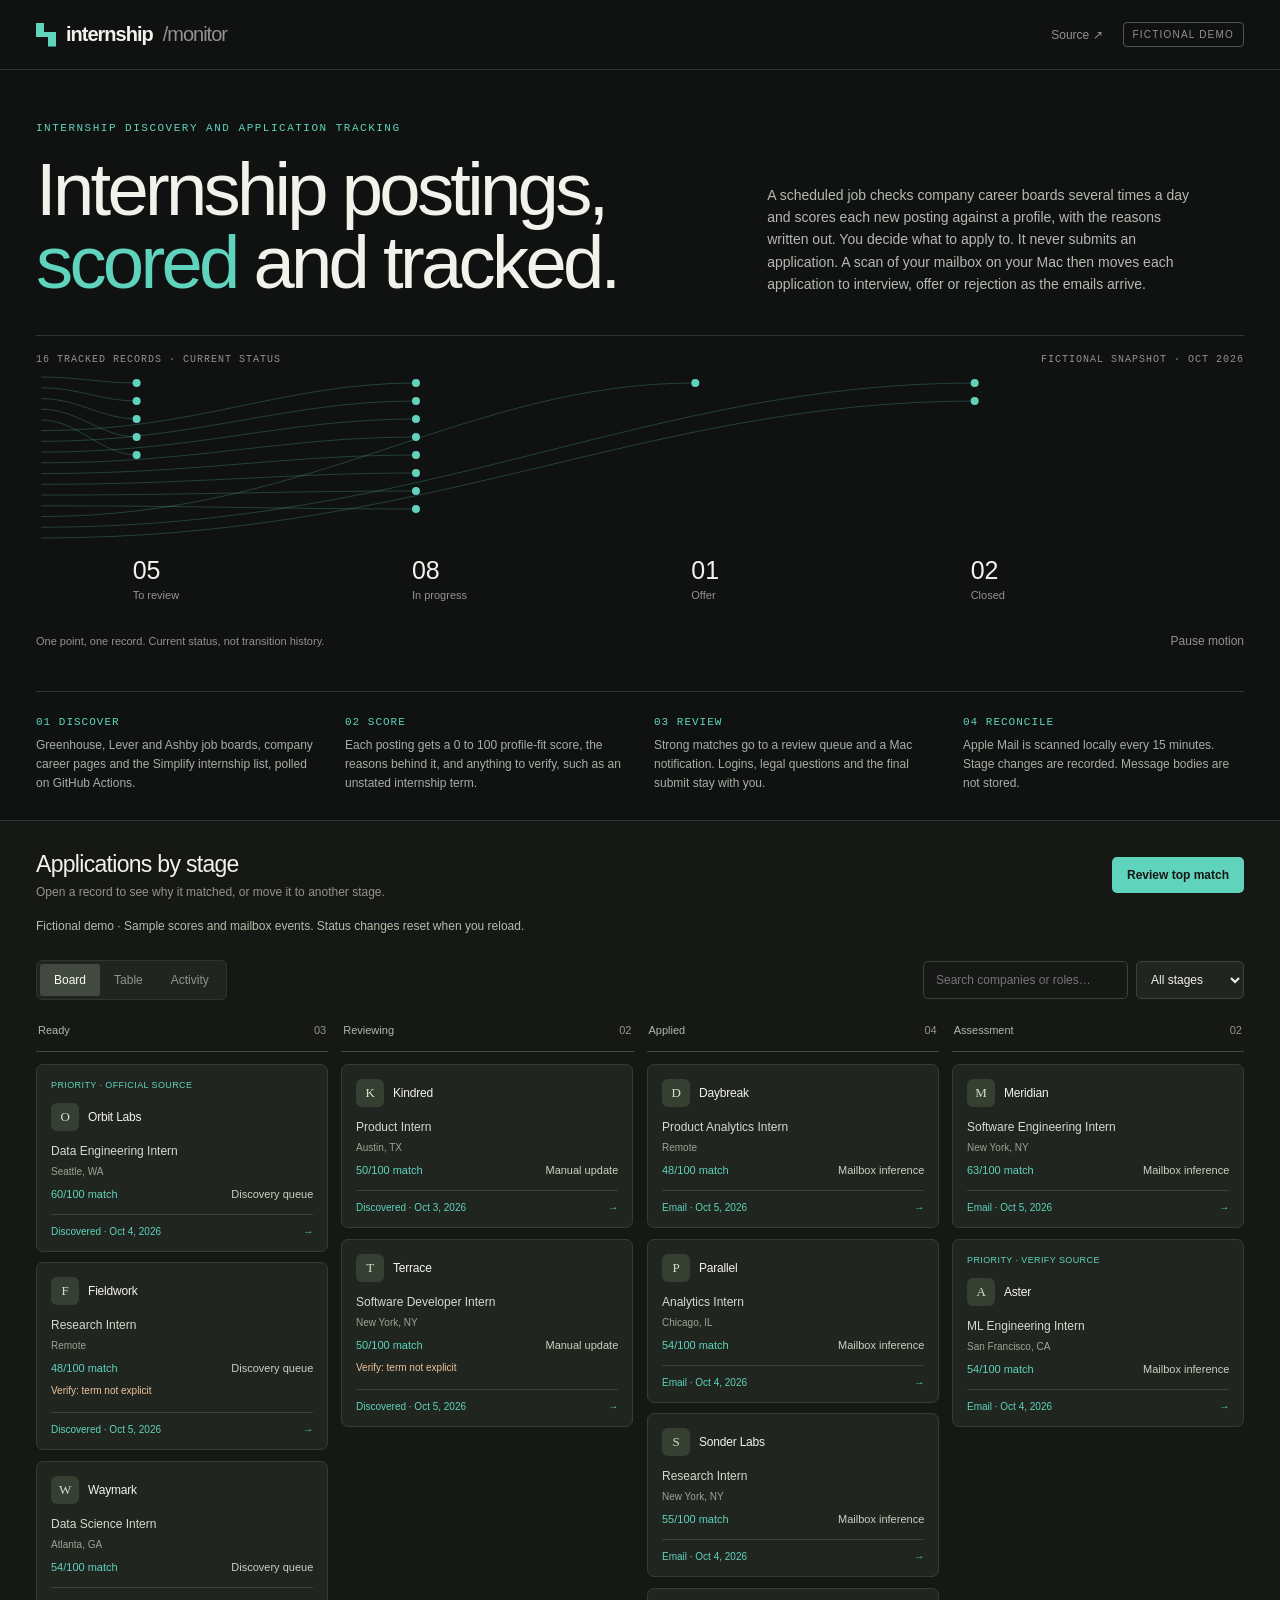
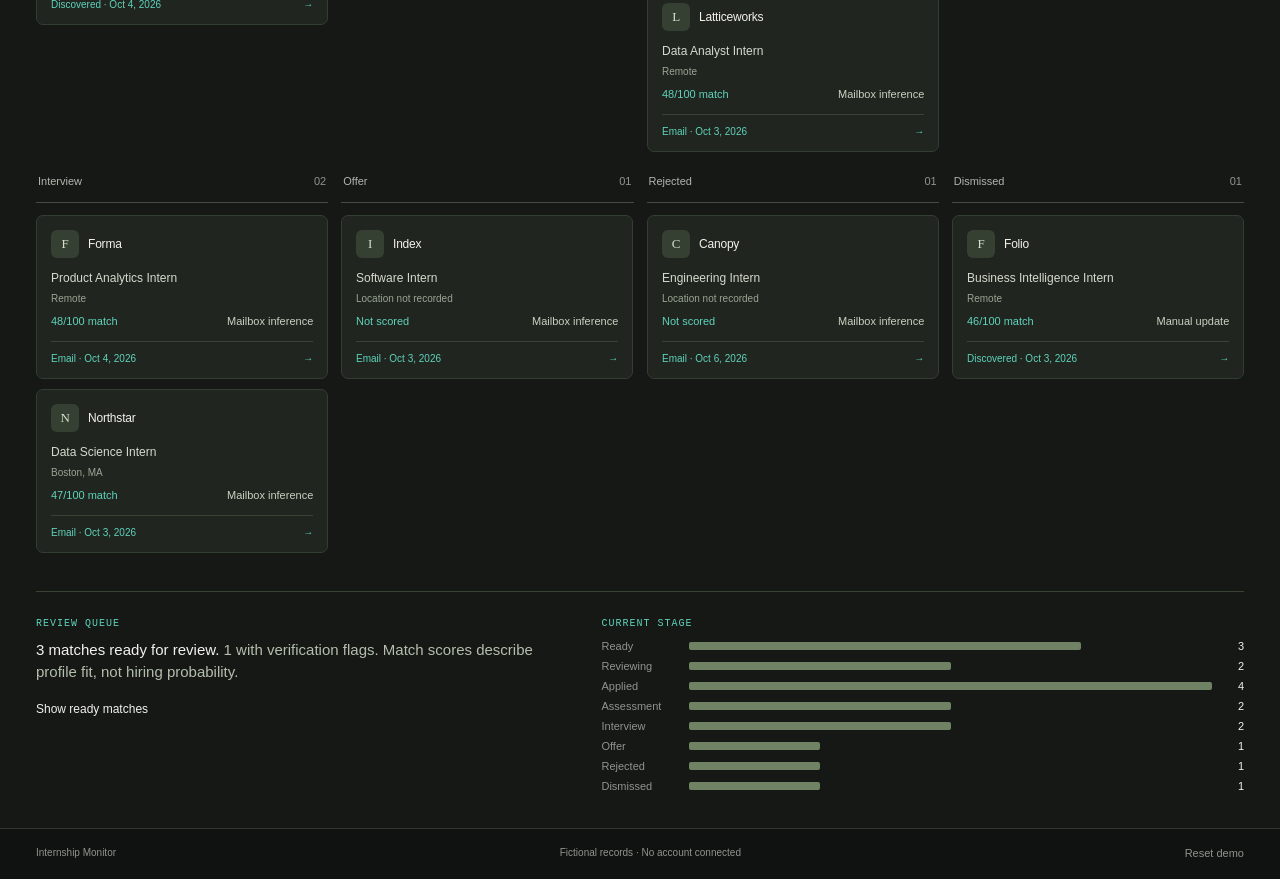
<file: web/index.html>
<!doctype html>
<html lang="en">
<head>
<meta charset="utf-8">
<meta name="viewport" content="width=device-width, initial-scale=1">
<meta name="description" content="An interactive internship discovery and application tracker. Explore a fictional demo of scored matches, application stages and mailbox reconciliation.">
<meta name="color-scheme" content="dark">
<title>Internship Monitor</title>
<link rel="icon" href="assets/favicon.svg" type="image/svg+xml">
<link rel="stylesheet" href="assets/app.css">
<script src="bootstrap.js"></script>
<script src="assets/app.js" type="module"></script>
</head>
<body>
<main id="tracker">
<div class="shell">
<header class="topbar"><a class="brand" href="#"><span class="brandmark" aria-hidden="true"></span>internship<span class="brandsecondary">/monitor</span></a><div class="topnav"><a href="https://github.com/iamjeshurun/internship-monitor" target="_blank" rel="noopener noreferrer">Source ↗</a><span class="demo" id="mode-label">Loading</span></div></header>
<section class="hero" aria-labelledby="hero-title"><div class="eyebrow">Internship discovery and application tracking</div><div class="herohead"><h1 id="hero-title">Internship postings, <span>scored</span> and tracked.</h1><p class="intro">A scheduled job checks company career boards several times a day and scores each new posting against a profile, with the reasons written out. You decide what to apply to. It never submits an application. A scan of your mailbox on your Mac then moves each application to interview, offer or rejection as the emails arrive.</p></div>
<div class="journey"><div class="journeyhead"><span id="record-count">LOADING YOUR WORKSPACE</span><span id="snapshot-label"></span></div><svg class="flow" role="img" aria-label="Current-stage map"></svg><div class="stagecaptions"></div></div>
<div class="herofoot"><span id="journey-note">Current status, not transition history.</span><button class="ghost" id="motion-toggle" aria-pressed="false">Pause motion</button></div>
<ol class="steps" aria-label="How it works">
<li><b>01 Discover</b>Greenhouse, Lever and Ashby job boards, company career pages and the Simplify internship list, polled on GitHub Actions.</li>
<li><b>02 Score</b>Each posting gets a 0 to 100 profile-fit score, the reasons behind it, and anything to verify, such as an unstated internship term.</li>
<li><b>03 Review</b>Strong matches go to a review queue and a Mac notification. Logins, legal questions and the final submit stay with you.</li>
<li><b>04 Reconcile</b>Apple Mail is scanned locally every 15 minutes. Stage changes are recorded. Message bodies are not stored.</li>
</ol></section>
<section class="workspace" aria-labelledby="workspace-title"><div class="workhead"><div><h2 id="workspace-title">Applications by stage</h2><p class="subtitle">Open a record to see why it matched, or move it to another stage.</p></div><button class="primary" id="review-top" disabled>Review top match</button></div>
<div class="service" id="service-status" role="status"></div><div class="service warning" id="service-warnings" hidden></div><div class="error-message" id="load-error" role="alert" hidden></div>
<div class="toolbar"><div class="tabs" aria-label="Application view"><button data-view="board" aria-pressed="true">Board</button><button data-view="table" aria-pressed="false">Table</button><button data-view="activity" aria-pressed="false">Activity</button></div><div class="filters"><label class="sr" for="search">Search companies or roles</label><input id="search" type="search" placeholder="Search companies or roles…"><label class="sr" for="stage-filter">Filter stage</label><select id="stage-filter"><option value="">All stages</option></select></div></div>
<button class="filterchip" id="group-filter" hidden></button><div class="content" aria-busy="true"><div class="empty">Loading records…</div></div>
<div class="insight"><div><label>REVIEW QUEUE</label><p class="signal"></p><button class="ghost" id="review-ready">Show ready matches</button></div><div><label>CURRENT STAGE</label><div class="bars" role="img" aria-label="Application counts by current stage"></div></div></div>
</section>
<footer class="footer"><span>Internship Monitor</span><span id="footer-mode">Loading workspace</span><button class="ghost" id="reset-demo" hidden>Reset demo</button><button class="ghost" id="refresh-data" hidden>Refresh records</button></footer>
</div>
<dialog class="drawer" id="details" aria-labelledby="detail-title"></dialog>
<div class="sr" aria-live="polite" id="announce"></div>
<noscript><p>This interactive tracker requires JavaScript. The <a href="https://github.com/iamjeshurun/internship-monitor">source repository</a> documents the discovery and tracking pipeline.</p></noscript>
</main>
</body>
</html>
</file>
<file: web/assets/app.css>
#tracker{--ink:#f3f1ec;--muted:#92938e;--accent:#5fd3bc;--ground:#101211;--panel:#191c1a;--line:#303530;color:var(--ink);font-family:Arial,Helvetica,sans-serif;background:transparent;container-type:inline-size}#tracker *{box-sizing:border-box}#tracker button,#tracker input{font:inherit}#tracker button{color:inherit;cursor:pointer}#tracker button:focus-visible,#tracker input:focus-visible{outline:2px solid var(--accent);outline-offset:4px}#tracker .shell{background:var(--ground);max-width:1440px;margin:auto;overflow:hidden;position:relative;border:1px solid var(--line);transition:max-width .65s cubic-bezier(.22,1,.36,1);container-type:inline-size}#tracker .topbar{display:flex;align-items:center;justify-content:space-between;padding:22px 36px;border-bottom:1px solid var(--line);gap:15px}#tracker .brand{font-size:20px;font-weight:700;letter-spacing:-1px;display:flex;align-items:center;gap:10px}#tracker .brandmark{width:20px;height:24px;background:var(--accent);clip-path:polygon(0 0,40% 0,40% 40%,100% 40%,100% 100%,60% 100%,60% 60%,0 60%)}#tracker .topnav{display:flex;align-items:center;gap:20px;font-size:12px;color:var(--muted)}#tracker .demo{border:1px solid #50564f;padding:6px 9px;border-radius:4px;font-size:10px;letter-spacing:1.2px;text-transform:uppercase;white-space:nowrap}#tracker .hero{padding:52px 36px 28px;position:relative}#tracker .eyebrow{font:11px monospace;letter-spacing:1.5px;color:var(--accent);text-transform:uppercase;margin-bottom:20px}#tracker .herohead{display:grid;grid-template-columns:1.45fr 1fr;gap:40px;align-items:end}#tracker h1{font-size:clamp(44px,5.8cqw,80px);font-weight:500;line-height:.98;letter-spacing:-.05em;margin:0}#tracker h1 span{color:var(--accent)}#tracker .intro{font-size:14px;color:#b6b9b1;line-height:1.6;max-width:430px;margin:0 0 4px}#tracker .herofoot{display:flex;align-items:center;justify-content:space-between;gap:15px;margin-top:18px;color:var(--muted);font-size:11px}#tracker .ghost{border:0;background:transparent;padding:9px 0;font-size:12px}#tracker .ghost:hover{color:var(--accent)}#tracker .journey{margin-top:36px;border-top:1px solid var(--line);padding-top:18px}#tracker .journeyhead{display:flex;justify-content:space-between;font:10px monospace;color:var(--muted);letter-spacing:1px}#tracker .flow{display:block;width:100%;height:180px;overflow:visible}#tracker .flow path{fill:none;stroke:var(--accent);stroke-width:1;opacity:.24}#tracker .flow circle{fill:var(--accent)}#tracker .stagecaptions{display:grid;grid-template-columns:repeat(4,1fr);padding:0 0 0 8%;gap:6px}#tracker .stagecaptions button{text-align:left;background:none;border:0;padding:6px 0;color:var(--muted);font-size:11px}#tracker .stagecaptions b{display:block;font-size:25px;font-weight:400;color:var(--ink);margin-bottom:4px}#tracker .workspace{padding:30px 36px 36px;border-top:1px solid var(--line);background:#151815;position:relative;min-height:590px}#tracker .workhead{display:flex;align-items:center;justify-content:space-between;gap:16px}#tracker h2{font-size:23px;font-weight:500;letter-spacing:-.7px;margin:0}#tracker .subtitle{font-size:12px;color:var(--muted);margin:7px 0 0}#tracker .primary{background:var(--accent);color:#181612;border:0;border-radius:5px;padding:11px 15px;font-size:12px;font-weight:600}#tracker .toolbar{display:flex;align-items:center;justify-content:space-between;gap:12px;margin:24px 0}#tracker .tabs{display:flex;background:#202520;border:1px solid var(--line);border-radius:6px;padding:3px}#tracker .tabs button{border:0;background:transparent;padding:9px 14px;border-radius:3px;color:var(--muted);font-size:12px;transition:background .2s,color .2s}#tracker .tabs button[aria-pressed=true]{background:#414940;color:#faf9f3}#tracker input{background:transparent;border:1px solid #3b433b;border-radius:5px;padding:10px 12px;color:var(--ink);width:205px;font-size:12px}#tracker .content{position:relative}#tracker .board{display:grid;grid-template-columns:repeat(4,minmax(0,1fr));gap:13px}#tracker .lane{min-width:0}#tracker .lanehead{display:flex;justify-content:space-between;font-size:11px;color:#b0b7ac;padding:0 2px 15px;border-bottom:1px solid #424c41;margin-bottom:12px}#tracker .lanehead span:last-child{color:var(--muted)}#tracker .job{display:block;width:100%;background:#20251f;border:1px solid #333e32;border-radius:7px;text-align:left;padding:14px;margin-bottom:10px;position:relative;transition:border-color .2s,background .2s;will-change:transform}#tracker .job:hover{background:#283027;border-color:#75806d}#tracker .company{display:flex;align-items:center;gap:9px;font-size:12px;font-weight:500;letter-spacing:-.2px}#tracker .monogram{display:inline-grid;place-items:center;flex:0 0 28px;width:28px;height:28px;border-radius:6px;background:#354032;color:#d6dece;font:13px Georgia,serif}#tracker .role{font-size:12px;line-height:1.45;margin:12px 0 6px;color:#d5dace}#tracker .location{font-size:10px;color:#9aa594}#tracker .next{font-size:10px;color:var(--accent);border-top:1px solid #384433;padding-top:11px;margin-top:14px;display:flex;justify-content:space-between;gap:5px}#tracker .table{display:flex;flex-direction:column;gap:0}#tracker .table .job{display:grid;grid-template-columns:1fr 1fr .7fr 1fr;align-items:center;gap:12px;border-width:0 0 1px;border-radius:0;margin:0;padding:15px 8px;background:transparent}#tracker .table .role,#tracker .table .next{margin:0;padding:0;border:0}#tracker .empty{padding:40px 10px;color:var(--muted);font-size:13px}#tracker .insight{margin-top:27px;border-top:1px solid #394335;padding-top:20px;display:grid;grid-template-columns:1fr 1.2fr;gap:30px}#tracker .insight label{font:10px monospace;color:var(--accent);letter-spacing:1px}#tracker .insight p{font-size:15px;line-height:1.5;color:#b4beac;margin:9px 0}#tracker .insight b{font-weight:500;color:var(--ink)}#tracker .bars{display:grid;gap:5px;margin-top:10px}#tracker .barrow{display:grid;grid-template-columns:78px 1fr 22px;align-items:center;gap:10px;font-size:11px;color:var(--muted)}#tracker .barrow i{display:block;height:8px;min-width:2px;border-radius:2px;background:#6f8364;transition:width .5s cubic-bezier(.22,1,.36,1)}#tracker .barrow b{font-weight:400;color:var(--ink);text-align:right}#tracker .steps{list-style:none;margin:34px 0 0;padding:24px 0 0;border-top:1px solid var(--line);display:grid;grid-template-columns:repeat(4,minmax(0,1fr));gap:28px}#tracker .steps li{font-size:12px;line-height:1.55;color:#a9ada4}#tracker .steps b{display:block;font:11px monospace;letter-spacing:1px;text-transform:uppercase;color:var(--accent);margin-bottom:8px}#tracker .footer{display:flex;justify-content:space-between;gap:15px;border-top:1px solid var(--line);padding:18px 36px;font-size:10px;color:var(--muted)}#tracker .drawer{background:#252d23;border:1px solid #626e58;width:385px;max-width:100%;padding:27px;border-radius:9px;box-shadow:0 24px 80px #0008}#tracker .drawerhead{display:flex;justify-content:space-between;align-items:center}#tracker .close{width:36px;height:36px;font-size:23px;background:none;border:1px solid #4f5c47;border-radius:5px}#tracker .drawer h3{font-size:27px;line-height:1.12;letter-spacing:-1px;font-weight:500;margin:28px 0 9px}#tracker .drawer dl{display:grid;grid-template-columns:1fr 1fr;gap:15px;font-size:12px;margin:28px 0}#tracker .drawer dt{color:#9fab95}#tracker .drawer dd{margin:0;text-align:right}#tracker .event{border-left:1px solid #617051;padding:0 0 23px 18px;font-size:12px;line-height:1.5;position:relative}#tracker .event:before{content:'';position:absolute;left:-4px;top:5px;width:7px;height:7px;border-radius:50%;background:var(--accent)}#tracker .event small{display:block;color:#9fab95;margin-top:5px}#tracker .drawer .primary{width:100%;margin-top:15px}#tracker .notice{color:var(--muted);font-size:11px;line-height:1.5;margin-top:18px}#tracker .filterchip{border:1px solid #6e795f;background:#35422d;border-radius:20px;padding:7px 12px;font-size:11px;margin-bottom:17px}#tracker .filterchip[hidden]{display:none}#tracker .sr{position:absolute;width:1px;height:1px;overflow:hidden;clip-path:inset(50%)}@container(max-width:650px){#tracker .topbar{padding:20px;flex-wrap:wrap}#tracker .hero{padding:36px 20px 23px}#tracker .herohead{grid-template-columns:1fr;gap:20px}#tracker h1{font-size:44px}#tracker .steps{grid-template-columns:1fr 1fr;gap:20px 16px;margin-top:26px}#tracker .intro{font-size:13px;max-width:280px}#tracker .flow{height:135px}#tracker .journey{margin-top:27px}#tracker .journeyhead{font-size:9px;letter-spacing:.3px}#tracker .stagecaptions b{font-size:22px}#tracker .stagecaptions button{font-size:10px}#tracker .herofoot{align-items:start;line-height:1.5}#tracker .workspace{padding:25px 18px}#tracker .workhead{align-items:start}#tracker h2{font-size:22px}#tracker .workhead .primary{padding:10px;font-size:11px}#tracker .toolbar{align-items:stretch;flex-direction:column;margin:19px 0}#tracker .tabs button{flex:1;padding:10px}#tracker input{width:100%;font-size:16px}#tracker .board{grid-template-columns:1fr 1fr;gap:17px 10px}#tracker .job{padding:11px}#tracker .company{font-size:11px;gap:6px}#tracker .monogram{flex-basis:23px;width:23px;height:23px}#tracker .role{font-size:11px}#tracker .next{font-size:10px;flex-wrap:wrap}#tracker .table .job{grid-template-columns:1fr 1fr;gap:10px}#tracker .insight{grid-template-columns:1fr;gap:12px}#tracker .footer{padding:18px;flex-direction:column;gap:6px}#tracker .drawer{padding:22px}}@media(prefers-reduced-motion:reduce){#tracker *,#tracker *:before{animation:none!important;transition:none!important;scroll-behavior:auto!important}}

#tracker .scoreline{display:flex;justify-content:space-between;gap:6px;margin-top:11px;font-size:11px;color:#c8d1c0}#tracker .scoreline strong{font-weight:500;color:var(--accent)}#tracker .flag{font-size:10px;color:#efc39b;margin-top:9px;line-height:1.5}#tracker .prioritytag{font-size:9px;color:var(--accent);letter-spacing:.4px;margin-bottom:10px}#tracker .table .job{grid-template-columns:1.1fr 1.2fr .8fr .8fr 1fr}#tracker .table .prioritytag,#tracker .table .flag{display:none}#tracker .table .scoreline{margin:0;flex-direction:column}#tracker .activityrow{display:grid;grid-template-columns:90px 1fr 100px;gap:15px;align-items:center;border-bottom:1px solid #394335;padding:15px 0}#tracker .activityrow button{text-align:left;background:none;border:0;padding:5px;color:var(--ink)}#tracker .activityrow small{display:block;font-size:11px;color:var(--muted);margin-top:6px}#tracker .activityrow time,#tracker .activityrow .eventstage{font-size:11px;color:#a9b49e}#tracker .activitynote{font-size:12px;color:var(--muted);line-height:1.5;margin:0 0 17px}#tracker .drawer label{display:block;font-size:11px;color:#afbaa3;margin:20px 0 7px}#tracker .drawer select{width:100%;padding:11px;border:1px solid #68765d;border-radius:5px;background:#303b2b;color:var(--ink);font:14px Arial}#tracker .drawer ul{padding-left:17px;font-size:12px;line-height:1.6;color:#c8d1c0}#tracker .drawer h4{font-size:12px;font-weight:500;margin:22px 0 13px}#tracker .drawer .event{padding-bottom:16px}#tracker .drawer .notice{font-size:11px}#tracker .drawer{width:425px}#tracker .recordbutton{font-size:12px;line-height:1.5}#tracker .brand{flex-wrap:wrap}@container(max-width:650px){#tracker .table .job{grid-template-columns:1fr 1fr}#tracker .table .scoreline{flex-direction:row}#tracker .activityrow{grid-template-columns:60px 1fr;gap:8px}#tracker .activityrow .eventstage{grid-column:2}#tracker .prioritytag{font-size:10px}#tracker .location,#tracker .next{font-size:11px}}
html{background:#101211;color-scheme:dark;scroll-behavior:smooth}body{margin:0}#tracker{max-width:1440px;margin:auto}#tracker .shell{border:0}#tracker .brand{text-decoration:none;color:var(--ink)}#tracker .brandsecondary{font-weight:400;color:var(--muted)}#tracker .topnav a{color:var(--muted);text-decoration:none}#tracker .topnav a:hover{color:var(--ink)}#tracker .filters{display:flex;gap:8px}#tracker select{background:#20251f;border:1px solid #3b433b;color:var(--ink);font:12px Arial;border-radius:5px;padding:10px;max-width:100%}#tracker .service{font-size:12px;line-height:1.6;color:#b3bea9;margin-top:18px}#tracker .warning{padding:12px 15px;background:#342b21;border-left:2px solid #d6a777}#tracker .warning ul{margin:0;padding-left:15px}#tracker .error-message{margin:15px 0;padding:14px;background:#422a25;color:#ffd0c1;border-radius:5px;font-size:13px;line-height:1.5}#tracker .error-message button{display:block;margin-top:8px}#tracker .drawer{position:fixed;inset:0 0 0 auto;margin:0;border-radius:0;border:0;border-left:1px solid #626e58;max-height:100dvh;height:100dvh;max-width:min(480px,100%);width:480px;overflow:auto;padding:32px;color:var(--ink)}#tracker .drawer::backdrop{background:#050905b0;backdrop-filter:blur(3px)}#tracker .drawer:not([open]){display:none}#tracker .drawer h3{margin-top:25px}#tracker .drawer .record-link{display:inline-block;color:var(--accent);font-size:13px;margin:17px 0 0}#tracker .drawer .flag{font-size:12px}#tracker .drawer .primary{min-height:44px}#tracker .close{flex-shrink:0}#tracker .job:disabled{opacity:.65}#tracker .table .job{grid-template-columns:1.15fr 1.25fr 1fr .8fr 1fr}#tracker .activityrow{padding:17px 0}#tracker .footer{align-items:center;flex-wrap:wrap}#tracker .footer .ghost{font-size:11px;padding:0}#tracker .lane .empty{padding:15px 0;font-size:11px;color:#77836f}#tracker .job{overflow-wrap:anywhere}#tracker .prioritytag{line-height:1.5}#tracker button:disabled{opacity:.45;cursor:default}#tracker .herofoot .ghost{white-space:nowrap}#tracker .bars span{transition:height .5s cubic-bezier(.22,1,.36,1)}#tracker .tablehead{display:grid;grid-template-columns:1.15fr 1.25fr 1fr .8fr 1fr;gap:12px;padding:0 8px 12px;font-size:11px;color:var(--muted);border-bottom:1px solid #3b4536}#tracker .event small{overflow-wrap:anywhere}#tracker .scoreline{flex-wrap:wrap}#tracker .bars{gap:8px}@container(max-width:650px){#tracker .filters{flex-wrap:wrap}#tracker .filters input{width:100%}#tracker .filters select{width:100%;font-size:16px}#tracker .tablehead{display:none}#tracker .table .job{grid-template-columns:1fr 1fr}#tracker .drawer{padding:24px 20px}#tracker .brand{font-size:18px}#tracker .topnav{gap:12px}#tracker .topbar{gap:12px}#tracker .footer{align-items:start}#tracker .company{font-size:12px}#tracker .role{font-size:12px}#tracker .next{font-size:11px}#tracker .stagecaptions button{font-size:11px;min-height:44px}#tracker .ghost{min-height:36px}}@media(prefers-reduced-motion:reduce){html{scroll-behavior:auto}}
</file>
